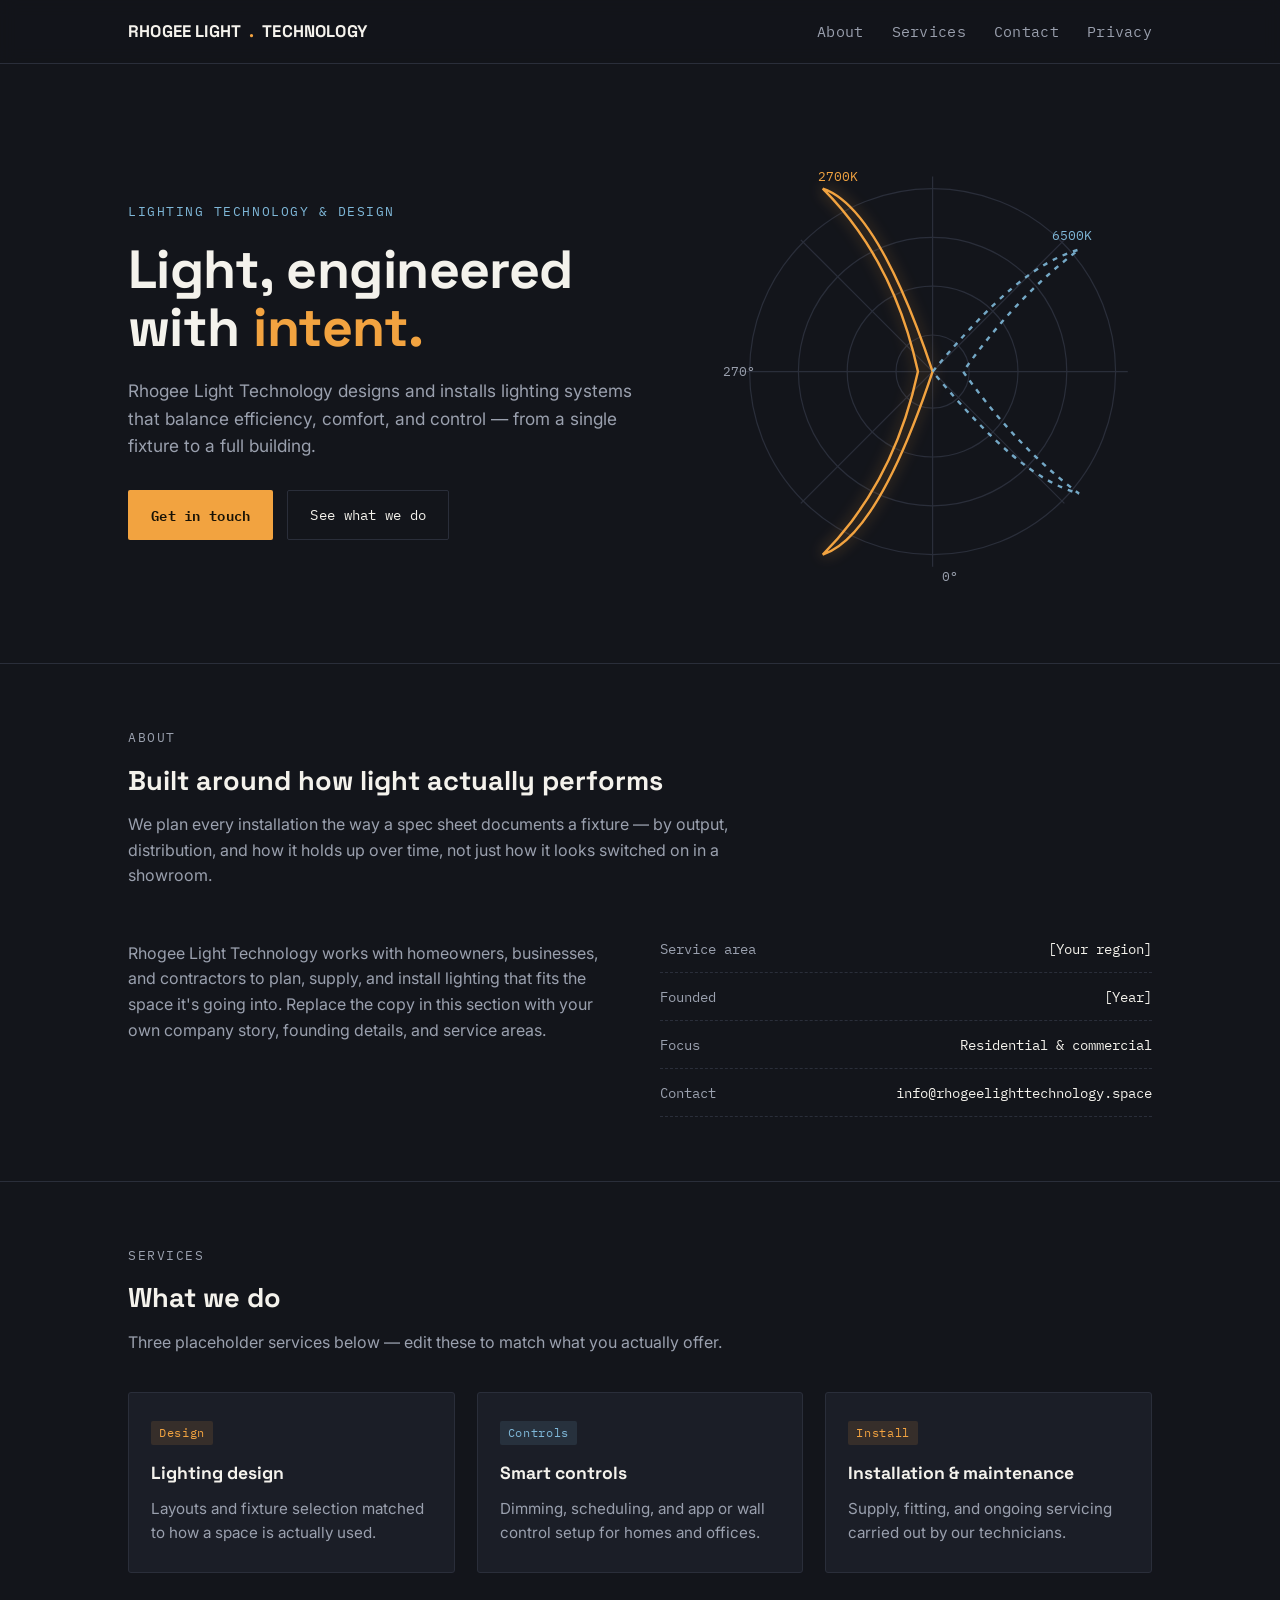
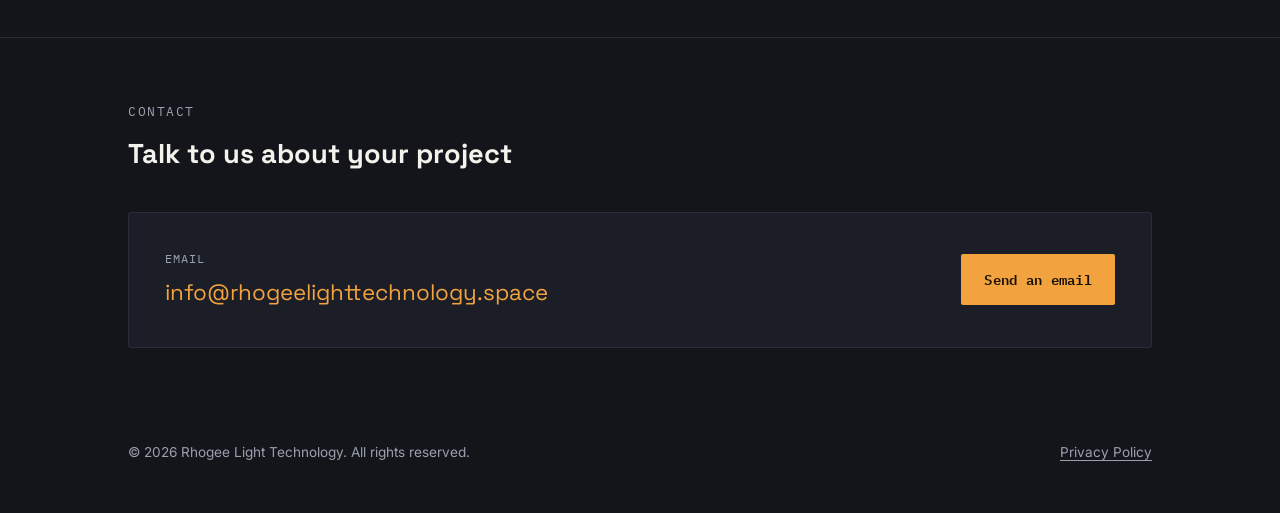
<file: index.html>
<!DOCTYPE html>
<html lang="en">
<head>
<meta charset="UTF-8">
<meta name="viewport" content="width=device-width, initial-scale=1.0">
<title>Rhogee Light Technology</title>
<meta name="description" content="Rhogee Light Technology — lighting design, smart controls, and installation.">
<link rel="preconnect" href="https://fonts.googleapis.com">
<link href="https://fonts.googleapis.com/css2?family=Space+Grotesk:wght@500;700&family=Inter:wght@400;500&family=IBM+Plex+Mono:wght@400;500&display=swap" rel="stylesheet">
<link rel="stylesheet" href="styles.css">
</head>
<body>

<header class="site-header">
  <div class="wrap">
    <a href="#" class="brand">RHOGEE LIGHT<span class="dot">.</span>TECHNOLOGY</a>
    <nav class="top-nav">
      <a href="#about">About</a>
      <a href="#services">Services</a>
      <a href="#contact">Contact</a>
      <a href="privacy.html">Privacy</a>
    </nav>
  </div>
</header>

<section class="hero">
  <div class="wrap">
    <div>
      <p class="eyebrow">Lighting technology &amp; design</p>
      <h1>Light, engineered<br>with <span class="accent">intent.</span></h1>
      <p class="lede">
        Rhogee Light Technology designs and installs lighting systems that
        balance efficiency, comfort, and control — from a single fixture
        to a full building.
      </p>
      <div class="cta-row">
        <a href="#contact" class="btn btn-primary">Get in touch</a>
        <a href="#services" class="btn btn-ghost">See what we do</a>
      </div>
    </div>

    <div class="photometric" aria-hidden="true">
      <svg viewBox="0 0 360 360" xmlns="http://www.w3.org/2000/svg">
        <circle class="ring" cx="180" cy="180" r="150"></circle>
        <circle class="ring" cx="180" cy="180" r="110"></circle>
        <circle class="ring" cx="180" cy="180" r="70"></circle>
        <circle class="ring" cx="180" cy="180" r="30"></circle>
        <line class="axis" x1="180" y1="20" x2="180" y2="340"></line>
        <line class="axis" x1="20" y1="180" x2="340" y2="180"></line>
        <line class="axis" x1="72" y1="72" x2="288" y2="288"></line>
        <line class="axis" x1="72" y1="288" x2="288" y2="72"></line>

        <g class="beam-sweep">
          <path class="beam-warm" d="M180,180
            C 150,90 120,40 90,30
            C 130,70 155,120 168,180
            C 155,240 130,290 90,330
            C 120,320 150,270 180,180 Z"></path>
        </g>
        <path class="beam-cool" d="M180,180
          C 230,120 265,90 300,80
          C 260,110 230,145 205,180
          C 230,215 260,250 300,280
          C 265,270 230,240 180,180 Z"></path>

        <text x="86" y="24" class="kelvin-tag kelvin-warm">2700K</text>
        <text x="278" y="72" class="kelvin-tag kelvin-cool">6500K</text>
        <text x="188" y="352" class="kelvin-tag">0°</text>
        <text x="8" y="184" class="kelvin-tag">270°</text>
      </svg>
    </div>
  </div>
</section>

<section id="about">
  <div class="wrap">
    <div class="section-head">
      <p class="eyebrow">About</p>
      <h2>Built around how light actually performs</h2>
      <p>
        We plan every installation the way a spec sheet documents a
        fixture — by output, distribution, and how it holds up over time,
        not just how it looks switched on in a showroom.
      </p>
    </div>
    <div class="about-grid">
      <p style="color:var(--text-mute)">
        Rhogee Light Technology works with homeowners, businesses, and
        contractors to plan, supply, and install lighting that fits the
        space it's going into. Replace the copy in this section with your
        own company story, founding details, and service areas.
      </p>
      <ul class="spec-list">
        <li><span>Service area</span><span>[Your region]</span></li>
        <li><span>Founded</span><span>[Year]</span></li>
        <li><span>Focus</span><span>Residential &amp; commercial</span></li>
        <li><span>Contact</span><span>info@rhogeelighttechnology.space</span></li>
      </ul>
    </div>
  </div>
</section>

<section id="services">
  <div class="wrap">
    <div class="section-head">
      <p class="eyebrow">Services</p>
      <h2>What we do</h2>
      <p>Three placeholder services below — edit these to match what you actually offer.</p>
    </div>
    <div class="cards">
      <div class="card">
        <span class="tag tag-warm">Design</span>
        <h3>Lighting design</h3>
        <p>Layouts and fixture selection matched to how a space is actually used.</p>
      </div>
      <div class="card">
        <span class="tag tag-cool">Controls</span>
        <h3>Smart controls</h3>
        <p>Dimming, scheduling, and app or wall control setup for homes and offices.</p>
      </div>
      <div class="card">
        <span class="tag tag-warm">Install</span>
        <h3>Installation &amp; maintenance</h3>
        <p>Supply, fitting, and ongoing servicing carried out by our technicians.</p>
      </div>
    </div>
  </div>
</section>

<section id="contact">
  <div class="wrap">
    <div class="section-head">
      <p class="eyebrow">Contact</p>
      <h2>Talk to us about your project</h2>
    </div>
    <div class="contact-panel">
      <div>
        <p class="label">Email</p>
        <a class="email" href="mailto:info@rhogeelighttechnology.space">info@rhogeelighttechnology.space</a>
      </div>
      <a href="mailto:info@rhogeelighttechnology.space" class="btn btn-primary">Send an email</a>
    </div>
  </div>
</section>

<footer>
  <div class="wrap">
    <span>&copy; 2026 Rhogee Light Technology. All rights reserved.</span>
    <a href="privacy.html">Privacy Policy</a>
  </div>
</footer>

</body>
</html>
</file>
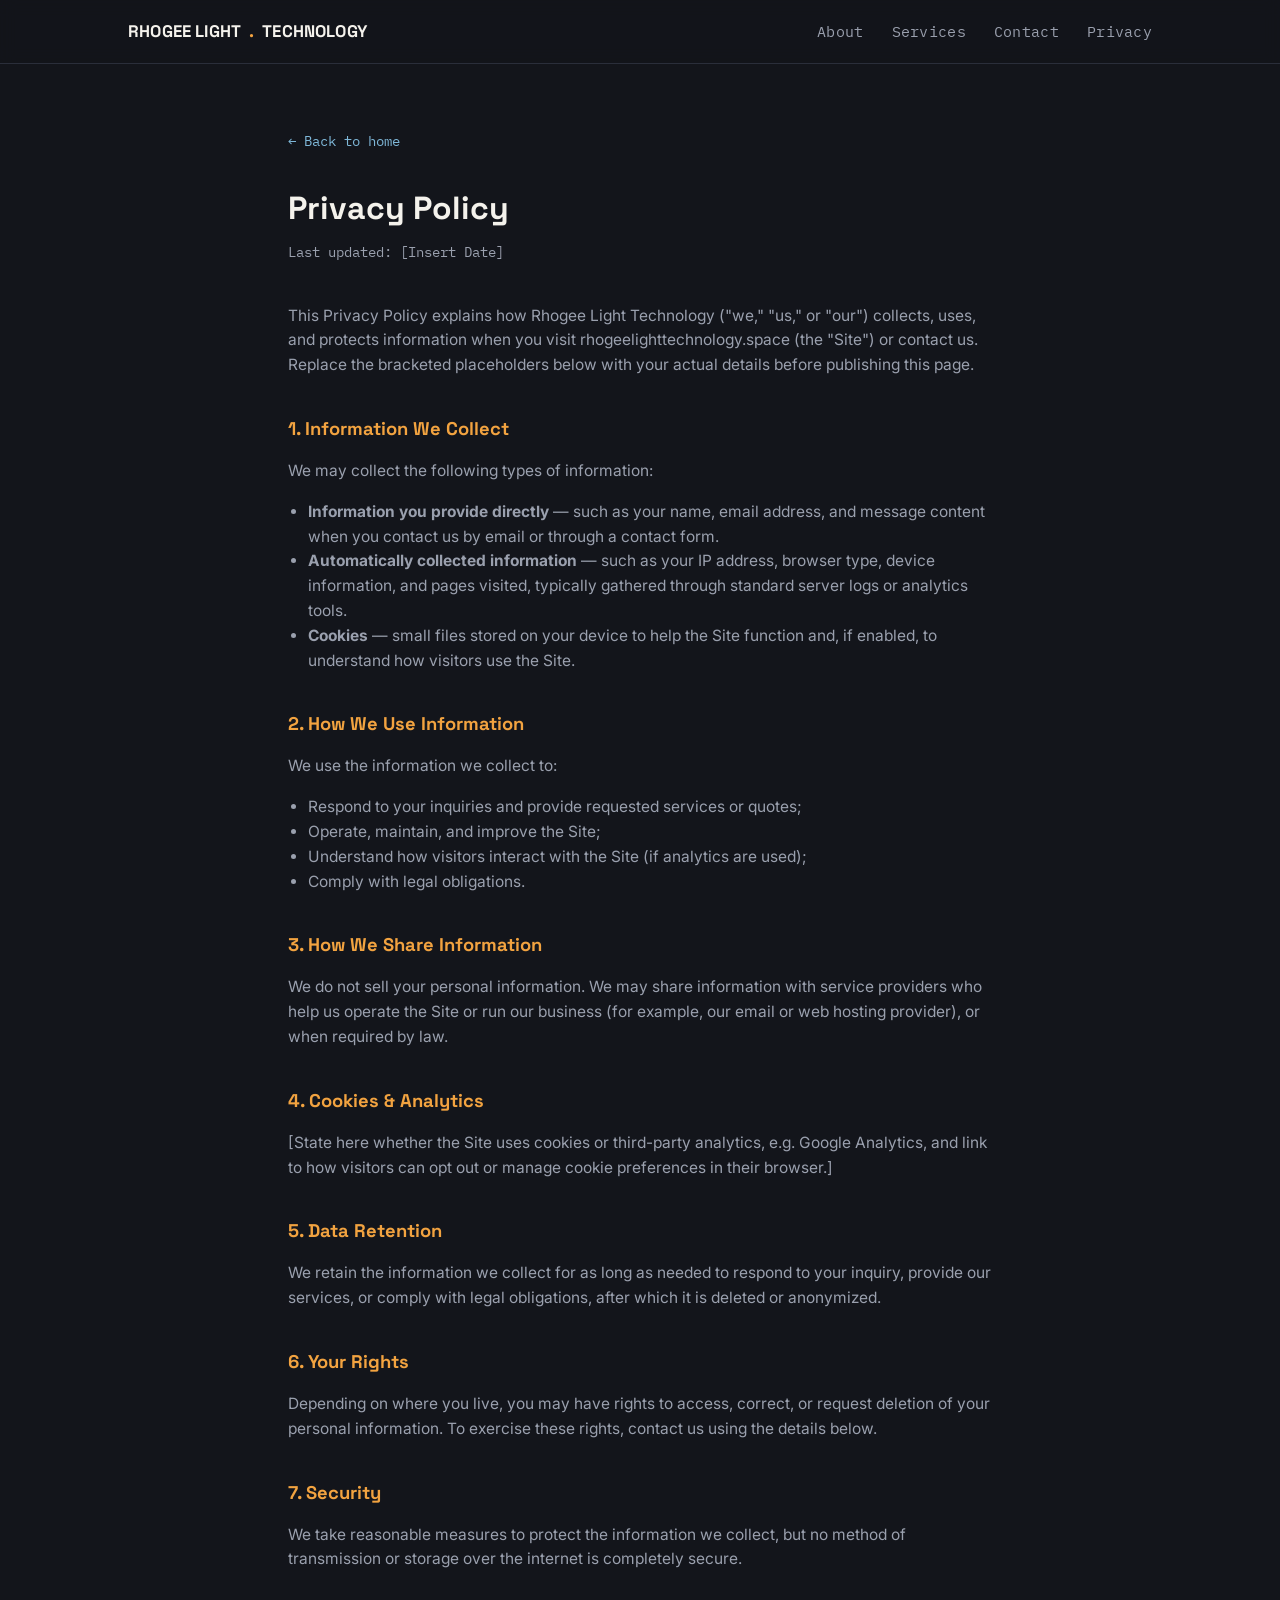
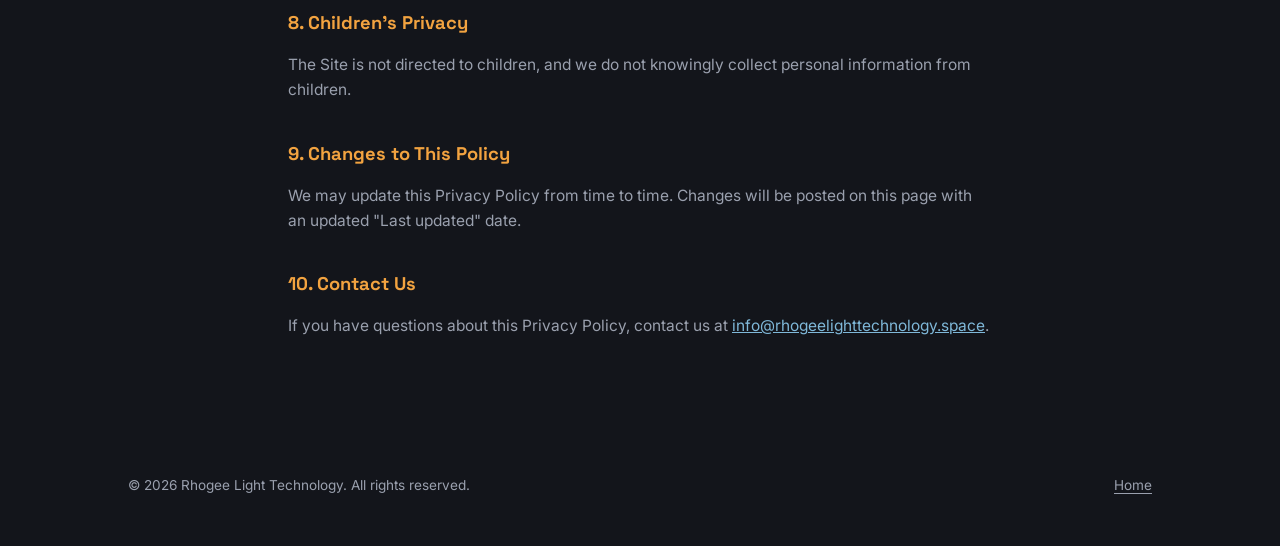
<file: privacy.html>
<!DOCTYPE html>
<html lang="en">
<head>
<meta charset="UTF-8">
<meta name="viewport" content="width=device-width, initial-scale=1.0">
<title>Privacy Policy — Rhogee Light Technology</title>
<link rel="preconnect" href="https://fonts.googleapis.com">
<link href="https://fonts.googleapis.com/css2?family=Space+Grotesk:wght@500;700&family=Inter:wght@400;500&family=IBM+Plex+Mono:wght@400;500&display=swap" rel="stylesheet">
<link rel="stylesheet" href="styles.css">
</head>
<body>

<header class="site-header">
  <div class="wrap">
    <a href="index.html" class="brand">RHOGEE LIGHT<span class="dot">.</span>TECHNOLOGY</a>
    <nav class="top-nav">
      <a href="index.html#about">About</a>
      <a href="index.html#services">Services</a>
      <a href="index.html#contact">Contact</a>
      <a href="privacy.html">Privacy</a>
    </nav>
  </div>
</header>

<section class="legal">
  <div class="wrap" style="max-width:760px;">
    <a href="index.html" class="back-link">&larr; Back to home</a>
    <h1>Privacy Policy</h1>
    <p class="updated">Last updated: [Insert Date]</p>

    <p>
      This Privacy Policy explains how Rhogee Light Technology
      ("we," "us," or "our") collects, uses, and protects information
      when you visit rhogeelighttechnology.space (the "Site") or
      contact us. Replace the bracketed placeholders below with your
      actual details before publishing this page.
    </p>

    <h2>1. Information We Collect</h2>
    <p>We may collect the following types of information:</p>
    <ul>
      <li><strong>Information you provide directly</strong> — such as your name, email address, and message content when you contact us by email or through a contact form.</li>
      <li><strong>Automatically collected information</strong> — such as your IP address, browser type, device information, and pages visited, typically gathered through standard server logs or analytics tools.</li>
      <li><strong>Cookies</strong> — small files stored on your device to help the Site function and, if enabled, to understand how visitors use the Site.</li>
    </ul>

    <h2>2. How We Use Information</h2>
    <p>We use the information we collect to:</p>
    <ul>
      <li>Respond to your inquiries and provide requested services or quotes;</li>
      <li>Operate, maintain, and improve the Site;</li>
      <li>Understand how visitors interact with the Site (if analytics are used);</li>
      <li>Comply with legal obligations.</li>
    </ul>

    <h2>3. How We Share Information</h2>
    <p>
      We do not sell your personal information. We may share information
      with service providers who help us operate the Site or run our
      business (for example, our email or web hosting provider), or when
      required by law.
    </p>

    <h2>4. Cookies &amp; Analytics</h2>
    <p>
      [State here whether the Site uses cookies or third-party analytics,
      e.g. Google Analytics, and link to how visitors can opt out or
      manage cookie preferences in their browser.]
    </p>

    <h2>5. Data Retention</h2>
    <p>
      We retain the information we collect for as long as needed to
      respond to your inquiry, provide our services, or comply with
      legal obligations, after which it is deleted or anonymized.
    </p>

    <h2>6. Your Rights</h2>
    <p>
      Depending on where you live, you may have rights to access,
      correct, or request deletion of your personal information. To
      exercise these rights, contact us using the details below.
    </p>

    <h2>7. Security</h2>
    <p>
      We take reasonable measures to protect the information we collect,
      but no method of transmission or storage over the internet is
      completely secure.
    </p>

    <h2>8. Children's Privacy</h2>
    <p>
      The Site is not directed to children, and we do not knowingly
      collect personal information from children.
    </p>

    <h2>9. Changes to This Policy</h2>
    <p>
      We may update this Privacy Policy from time to time. Changes will
      be posted on this page with an updated "Last updated" date.
    </p>

    <h2>10. Contact Us</h2>
    <p>
      If you have questions about this Privacy Policy, contact us at
      <a href="mailto:info@rhogeelighttechnology.space">info@rhogeelighttechnology.space</a>.
    </p>
  </div>
</section>

<footer>
  <div class="wrap">
    <span>&copy; 2026 Rhogee Light Technology. All rights reserved.</span>
    <a href="index.html">Home</a>
  </div>
</footer>

</body>
</html>
</file>
<file: styles.css>
/* ===================================================================
   Rhogee Light Technology — design tokens
   Palette drawn from color temperature (Kelvin): a warm 2700K amber
   against a cool 6500K blue-white, set on a near-black "fixture-off"
   charcoal — the way a spec sheet shows a lamp's two extremes.
=================================================================== */
:root{
  --bg:        #13151b;
  --panel:     #1b1e27;
  --panel-2:   #21242f;
  --line:      #2a2e3a;
  --text:      #f4f2ec;
  --text-mute: #9aa0ae;
  --warm:      #f2a340;   /* 2700K */
  --cool:      #7fb8d9;   /* 6500K */
  --warm-dim:  #7a5a2e;
  --cool-dim:  #3d5566;

  --display: "Space Grotesk", "Arial Narrow", sans-serif;
  --body:    "Inter", -apple-system, "Segoe UI", sans-serif;
  --mono:    "IBM Plex Mono", ui-monospace, monospace;
}

*{ box-sizing: border-box; }
html{ scroll-behavior: smooth; }
body{
  margin:0;
  background:var(--bg);
  color:var(--text);
  font-family:var(--body);
  line-height:1.6;
  -webkit-font-smoothing:antialiased;
}
a{ color:inherit; }
img,svg{ max-width:100%; display:block; }

.wrap{
  max-width:1080px;
  margin:0 auto;
  padding:0 28px;
}

/* ---------- header ---------- */
.site-header{
  position:sticky; top:0; z-index:20;
  background:rgba(19,21,27,0.85);
  backdrop-filter:blur(8px);
  border-bottom:1px solid var(--line);
}
.site-header .wrap{
  display:flex; align-items:center; justify-content:space-between;
  padding-top:18px; padding-bottom:18px;
}
.brand{
  font-family:var(--display);
  font-weight:700;
  font-size:1.05rem;
  letter-spacing:0.01em;
  text-decoration:none;
  display:flex; align-items:baseline; gap:8px;
}
.brand .dot{ color:var(--warm); }
nav.top-nav{ display:flex; gap:28px; }
nav.top-nav a{
  text-decoration:none;
  color:var(--text-mute);
  font-size:0.92rem;
  font-family:var(--mono);
  letter-spacing:0.02em;
  transition:color .15s ease;
}
nav.top-nav a:hover, nav.top-nav a:focus-visible{ color:var(--warm); }

/* ---------- hero ---------- */
.hero{
  padding:88px 0 72px;
  border-bottom:1px solid var(--line);
}
.hero .wrap{
  display:grid;
  grid-template-columns:1.1fr 0.9fr;
  gap:48px;
  align-items:center;
}
.eyebrow{
  font-family:var(--mono);
  font-size:0.8rem;
  color:var(--cool);
  letter-spacing:0.12em;
  text-transform:uppercase;
  margin:0 0 18px;
}
.hero h1{
  font-family:var(--display);
  font-size:clamp(2.1rem, 4.2vw, 3.4rem);
  line-height:1.08;
  margin:0 0 20px;
  font-weight:700;
  letter-spacing:-0.01em;
}
.hero h1 .accent{ color:var(--warm); }
.hero p.lede{
  color:var(--text-mute);
  font-size:1.08rem;
  max-width:46ch;
  margin:0 0 30px;
}
.cta-row{ display:flex; gap:14px; flex-wrap:wrap; }
.btn{
  display:inline-block;
  font-family:var(--mono);
  font-size:0.88rem;
  letter-spacing:0.02em;
  text-decoration:none;
  padding:13px 22px;
  border-radius:2px;
  border:1px solid transparent;
  transition:transform .15s ease, background .15s ease, border-color .15s ease;
}
.btn-primary{ background:var(--warm); color:#181205; font-weight:600; }
.btn-primary:hover{ transform:translateY(-1px); background:#f7b45c; }
.btn-ghost{ border-color:var(--line); color:var(--text); }
.btn-ghost:hover{ border-color:var(--cool); color:var(--cool); }

/* photometric diagram */
.photometric{ position:relative; }
.photometric svg{ width:100%; height:auto; }
.photometric .ring{ fill:none; stroke:var(--line); stroke-width:1; }
.photometric .axis{ stroke:var(--line); stroke-width:1; }
.photometric .beam-warm{
  fill:none; stroke:var(--warm); stroke-width:2;
  filter:drop-shadow(0 0 6px rgba(242,163,64,0.45));
}
.photometric .beam-cool{
  fill:none; stroke:var(--cool); stroke-width:2; stroke-dasharray:4 5;
  opacity:0.9;
}
.photometric .kelvin-tag{
  font-family:var(--mono);
  font-size:11px;
  fill:var(--text-mute);
}
.photometric .kelvin-warm{ fill:var(--warm); }
.photometric .kelvin-cool{ fill:var(--cool); }

@media (prefers-reduced-motion: no-preference){
  .beam-sweep{
    transform-origin:center;
    animation:sweep 7s ease-in-out infinite;
  }
}
@keyframes sweep{
  0%,100%{ opacity:0.55; }
  50%{ opacity:1; }
}

/* ---------- sections ---------- */
section{ padding:64px 0; border-bottom:1px solid var(--line); }
section:last-of-type{ border-bottom:none; }
.section-head{ margin-bottom:36px; max-width:60ch; }
.section-head .eyebrow{ margin-bottom:10px; }
.section-head h2{
  font-family:var(--display);
  font-size:1.7rem;
  margin:0 0 10px;
  font-weight:700;
}
.section-head p{ color:var(--text-mute); margin:0; }

.about-grid{
  display:grid;
  grid-template-columns:1fr 1fr;
  gap:40px;
}
.spec-list{ list-style:none; margin:0; padding:0; }
.spec-list li{
  display:flex; justify-content:space-between;
  padding:12px 0;
  border-bottom:1px dashed var(--line);
  font-family:var(--mono);
  font-size:0.9rem;
}
.spec-list li span:first-child{ color:var(--text-mute); }
.spec-list li span:last-child{ color:var(--text); }

.cards{
  display:grid;
  grid-template-columns:repeat(3, 1fr);
  gap:22px;
}
.card{
  background:var(--panel);
  border:1px solid var(--line);
  border-radius:3px;
  padding:26px 22px;
}
.card .tag{
  display:inline-block;
  font-family:var(--mono);
  font-size:0.72rem;
  letter-spacing:0.06em;
  padding:3px 8px;
  border-radius:2px;
  margin-bottom:14px;
}
.tag-warm{ background:rgba(242,163,64,0.12); color:var(--warm); }
.tag-cool{ background:rgba(127,184,217,0.12); color:var(--cool); }
.card h3{
  font-family:var(--display);
  font-size:1.1rem;
  margin:0 0 10px;
}
.card p{ color:var(--text-mute); font-size:0.95rem; margin:0; }

.contact-panel{
  background:var(--panel);
  border:1px solid var(--line);
  border-radius:3px;
  padding:36px;
  display:flex;
  justify-content:space-between;
  align-items:center;
  flex-wrap:wrap;
  gap:20px;
}
.contact-panel .label{
  font-family:var(--mono);
  font-size:0.78rem;
  color:var(--text-mute);
  text-transform:uppercase;
  letter-spacing:0.08em;
  margin:0 0 6px;
}
.contact-panel .email{
  font-family:var(--display);
  font-size:1.4rem;
  color:var(--warm);
  text-decoration:none;
}

footer{
  padding:30px 0 50px;
}
footer .wrap{
  display:flex; justify-content:space-between; align-items:center;
  flex-wrap:wrap; gap:12px;
  font-size:0.85rem;
  color:var(--text-mute);
}
footer a{ color:var(--text-mute); text-decoration:underline; text-underline-offset:3px; }
footer a:hover{ color:var(--warm); }

/* ---------- legal page ---------- */
.legal{ padding:64px 0 90px; }
.legal h1{
  font-family:var(--display);
  font-size:2rem;
  margin:0 0 8px;
}
.legal .updated{
  font-family:var(--mono);
  font-size:0.85rem;
  color:var(--text-mute);
  margin:0 0 40px;
}
.legal h2{
  font-family:var(--display);
  font-size:1.15rem;
  margin:36px 0 12px;
  color:var(--warm);
}
.legal p, .legal li{ color:var(--text-mute); font-size:0.97rem; }
.legal ul{ padding-left:20px; }
.legal a{ color:var(--cool); }
.back-link{
  display:inline-block;
  margin-bottom:30px;
  font-family:var(--mono);
  font-size:0.85rem;
  color:var(--text-mute);
  text-decoration:none;
}
.back-link:hover{ color:var(--warm); }

/* ---------- responsive ---------- */
@media (max-width: 820px){
  .hero .wrap{ grid-template-columns:1fr; }
  .about-grid{ grid-template-columns:1fr; }
  .cards{ grid-template-columns:1fr; }
  nav.top-nav{ gap:16px; }
}

/* keyboard focus visibility */
a:focus-visible, button:focus-visible{
  outline:2px solid var(--cool);
  outline-offset:3px;
}
</file>
